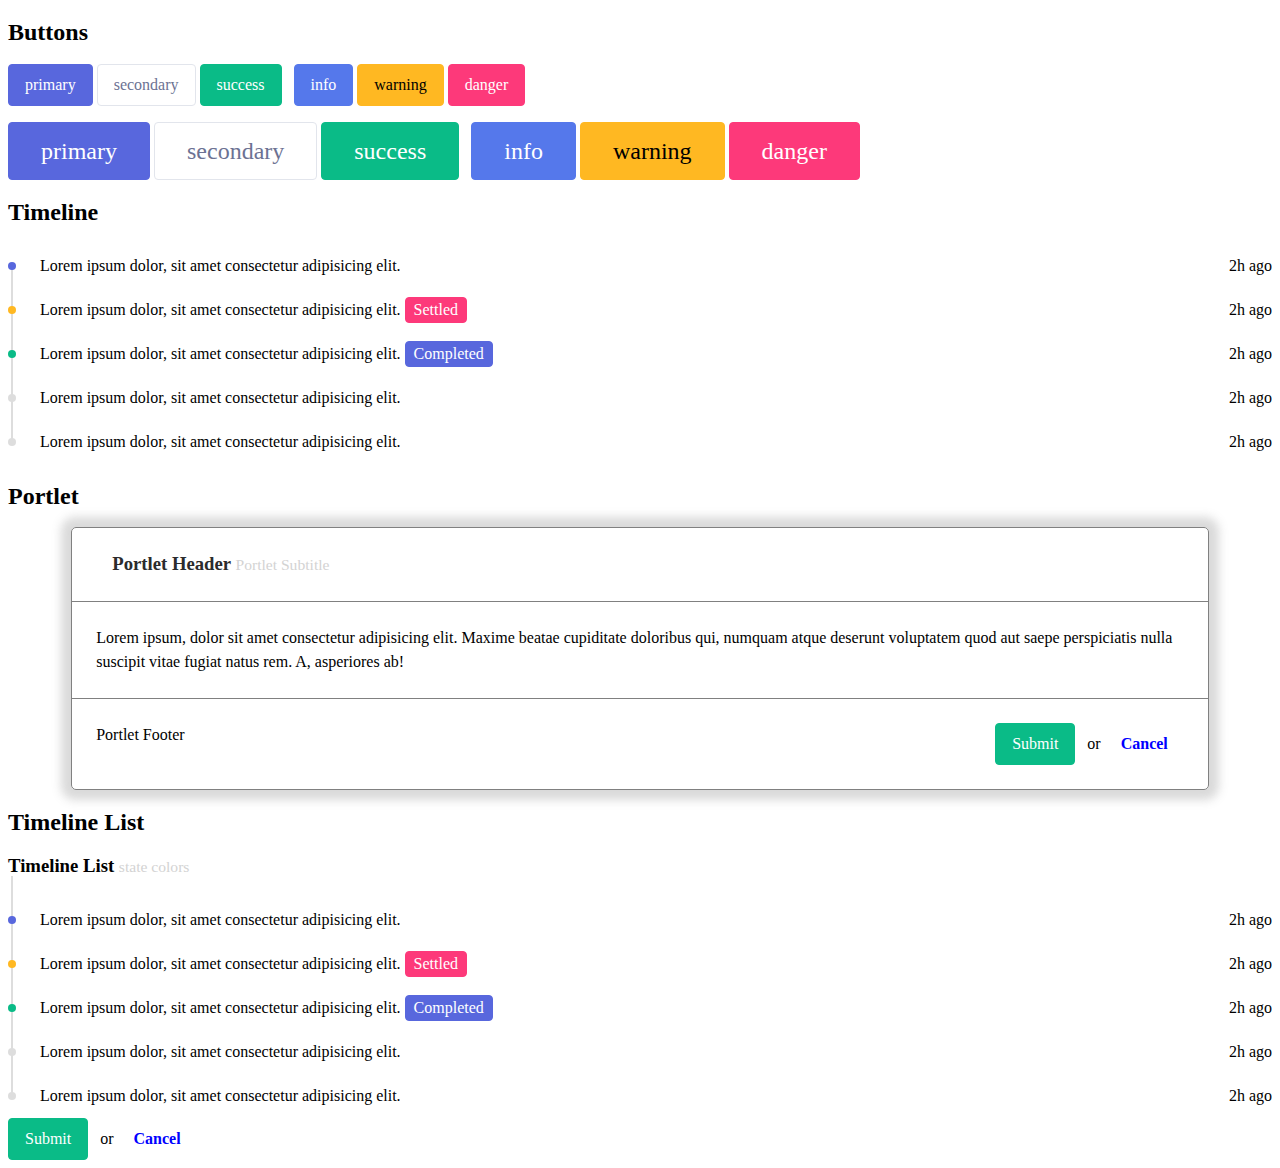
<file: index.html>
<!DOCTYPE html>
<html lang="en">

<head>
    <meta charset="UTF-8">
    <meta name="viewport" content="width=device-width, initial-scale=1.0">
    <meta http-equiv="X-UA-Compatible" content="ie=edge">
    <title>Document</title>

    <link rel="stylesheet" href="https://use.fontawesome.com/releases/v5.8.2/css/all.css" integrity="sha384-oS3vJWv+0UjzBfQzYUhtDYW+Pj2yciDJxpsK1OYPAYjqT085Qq/1cq5FLXAZQ7Ay" crossorigin="anonymous">
    <link rel="stylesheet" href="style.css">
</head>

<body>

    <h2>Buttons</h2>

    <div class="u-mb-1">
        <a href="" class="button button--primary">primary</a>
        <a href="" class="button button--secondary">secondary</a>
        <a href="" class="button button--success">success</a>
        <a href="" class="button button--info">info</a>
        <a href="" class="button button--warning">warning</a>
        <a href="" class="button button--danger">danger</a>
    </div>

    <div>
        <a href="" class="button button--primary button--lg">primary</a>
        <a href="" class="button button--secondary button--lg">secondary</a>
        <a href="" class="button button--success button--lg">success</a>
        <a href="" class="button button--info button--lg">info</a>
        <a href="" class="button button--warning button--lg">warning</a>
        <a href="" class="button button--danger button--lg">danger</a>
    </div>

    <h2>Timeline</h2>

    <div class="timeline">
        <div class="timeline__item timeline__item--primary">
            <div class="timeline__content">Lorem ipsum dolor, sit amet consectetur adipisicing elit.</div>
            <div class="timeline__timestamp">2h ago</div>
        </div>
        <div class="timeline__item timeline__item--warning">
            <div class="timeline__content">
                Lorem ipsum dolor, sit amet consectetur adipisicing elit.
                <span class="badge badge--danger">Settled</span>
            </div>
            <div class="timeline__timestamp">2h ago</div>
        </div>
        <div class="timeline__item timeline__item--success">
            <div class="timeline__content">
                Lorem ipsum dolor, sit amet consectetur adipisicing elit.
                <span class="badge badge--primary">Completed</span>
            </div>
            <div class="timeline__timestamp">2h ago</div>
        </div>
        <div class="timeline__item">
            <div class="timeline__content">Lorem ipsum dolor, sit amet consectetur adipisicing elit.</div>
            <div class="timeline__timestamp">2h ago</div>
        </div>
        <div class="timeline__item">
            <div class="timeline__content">Lorem ipsum dolor, sit amet consectetur adipisicing elit.</div>
            <div class="timeline__timestamp">2h ago</div>
        </div>
    </div>

    <h2>Portlet</h2>

    <div class="portlet">
        <div class="portlet__header">
            <div class="portlet__icon">
                <i class="far fa-calendar-check"></i>
            </div>
            <h3 class="portlet__title">Portlet Header <small>Portlet Subtitle</small></h3>
        </div>
        <div class="portlet__body">Lorem ipsum, dolor sit amet consectetur adipisicing elit. Maxime beatae cupiditate doloribus qui, numquam atque deserunt voluptatem quod aut saepe perspiciatis nulla suscipit vitae fugiat natus rem. A, asperiores ab!
        </div>
        <div class="portlet__footer">
            <div class="portlet__footer__left">
                Portlet Footer
            </div> 
            <div class="portlet__footer__right">
                <a href="" class="button button--success">Submit</a> or <a href="" class="button button--cancel">Cancel</a>
            </div> 
        </div>
    </div>

    <h2>Timeline List</h2>

    <div class="timeline">
        <div class="timeline timeline--header">
            <h3>Timeline List <small>state colors</small></h3>
            
        </div>
        <div class="timeline">
                <div class="timeline__item timeline__item--primary">
                    <div class="timeline__content">Lorem ipsum dolor, sit amet consectetur adipisicing elit.</div>
                    <div class="timeline__timestamp">2h ago</div>
                </div>
                <div class="timeline__item timeline__item--warning">
                    <div class="timeline__content">
                        Lorem ipsum dolor, sit amet consectetur adipisicing elit.
                        <span class="badge badge--danger">Settled</span>
                    </div>
                    <div class="timeline__timestamp">2h ago</div>
                </div>
                <div class="timeline__item timeline__item--success">
                    <div class="timeline__content">
                        Lorem ipsum dolor, sit amet consectetur adipisicing elit.
                        <span class="badge badge--primary">Completed</span>
                    </div>
                    <div class="timeline__timestamp">2h ago</div>
                </div>
                <div class="timeline__item">
                    <div class="timeline__content">Lorem ipsum dolor, sit amet consectetur adipisicing elit.</div>
                    <div class="timeline__timestamp">2h ago</div>
                </div>
                <div class="timeline__item">
                    <div class="timeline__content">Lorem ipsum dolor, sit amet consectetur adipisicing elit.</div>
                    <div class="timeline__timestamp">2h ago</div>
                </div>
            </div>
        </div>
        <div class=".portlet portlet__footer__right">
            <a href="" class="button button--success">Submit</a> or <a href="" class="button button--cancel">Cancel</a>
        </div>
    </div>

</body>

</html>
</file>
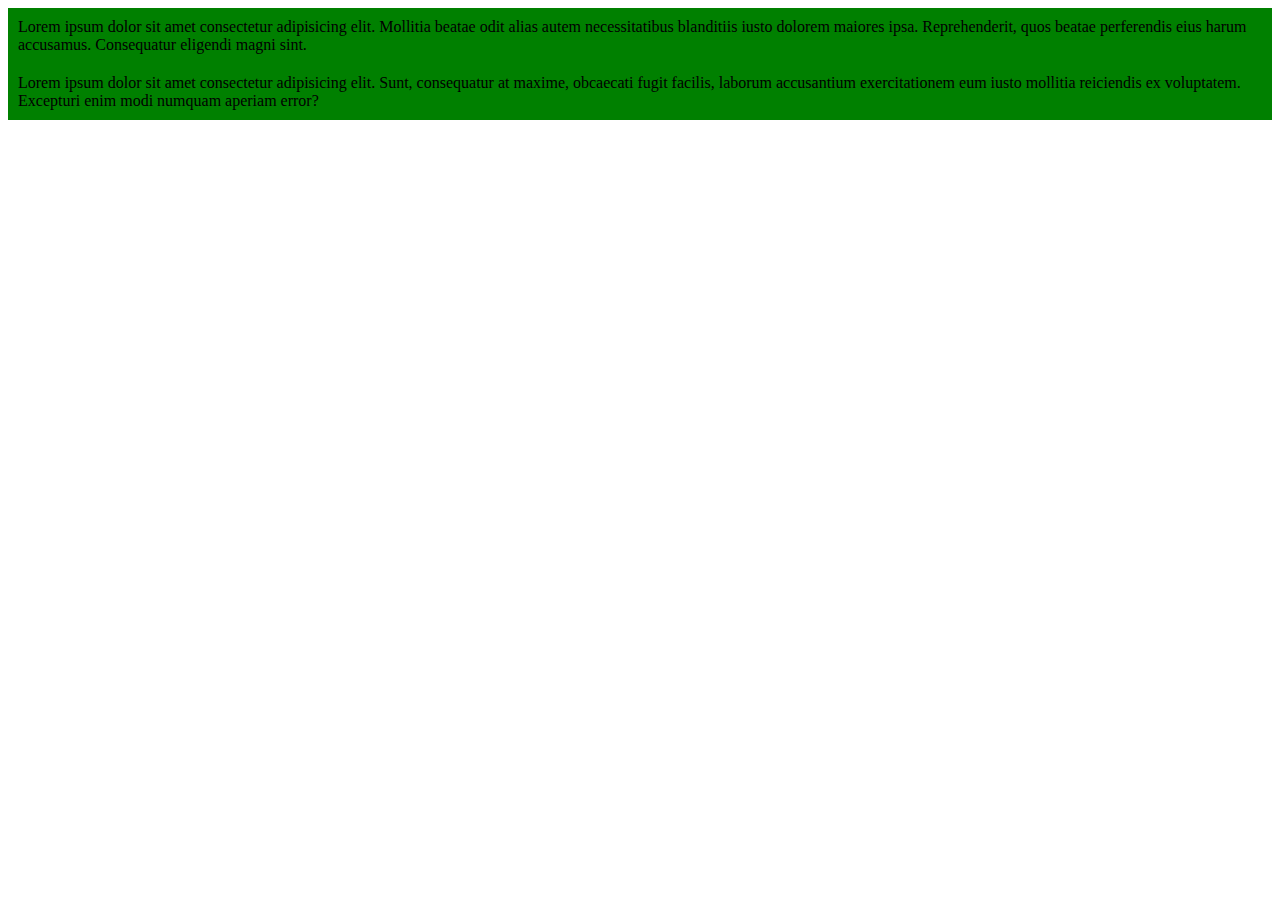
<file: floats/vb floats.html>
<!DOCTYPE html>
<html lang="en">
<head>
    <meta charset="UTF-8">
    <meta name="viewport" content="width=device-width, initial-scale=1.0">
    <meta http-equiv="X-UA-Compatible" content="ie=edge">
    <title>Document</title>
    <link rel="stylesheet" href="float.css">
</head>
<body>
    <!-- <div class="header">
        <div class="block1">
            Lorem ipsum dolor sit amet consectetur adipisicing elit. Iusto reiciendis accusantium optio. Vero velit, inventore aliquid officia, voluptas minus asperiores aperiam in nulla, quo deleniti. Perferendis, quis inventore! Incidunt, provident?
        </div>
        <div class="block2">
            Lorem ipsum dolor sit amet consectetur, adipisicing elit. Eligendi voluptatum rem laboriosam vitae totam expedita. Obcaecati, voluptates! Ipsa quaerat sapiente hic laboriosam necessitatibus harum voluptas in animi, asperiores deleniti laudantium?
        </div>
    </div> -->

    <div class="row">
        <div class="col-8">
            Lorem ipsum dolor sit amet consectetur adipisicing elit. Mollitia beatae odit alias autem necessitatibus blanditiis iusto dolorem maiores ipsa. Reprehenderit, quos beatae perferendis eius harum accusamus. Consequatur eligendi magni sint.
        </div>
        <div class="col-4">
            Lorem ipsum dolor sit amet consectetur adipisicing elit. Sunt, consequatur at maxime, obcaecati fugit facilis, laborum accusantium exercitationem eum iusto mollitia reiciendis ex voluptatem. Excepturi enim modi numquam aperiam error?
        </div>
    </div>
</body>
</html>
</file>
<file: style.css>
@import "base.css";
@import "typography.css";
@import "button.css";
@import "timeline.css";
@import "badge.css";
@import "portlet.css";
</file>
<file: floats/float.css>
@import "grid.css";
* {
    box-sizing: border-box;
}
.block1 {
    background-color: red;
}

.block2 {
    background-color: blue;
}

.block2,
.block1 {
    float: left;
    width: 50%;
}

.product{
    position: relative;
}

.new {
    position: absolute;
    right: 0;
    top: -50px;
    height: 100px;
    background-color: red;
}

img {
    width: 100px;
    float: left;
    margin:0 10px 10px 0 ;
}
</file>
